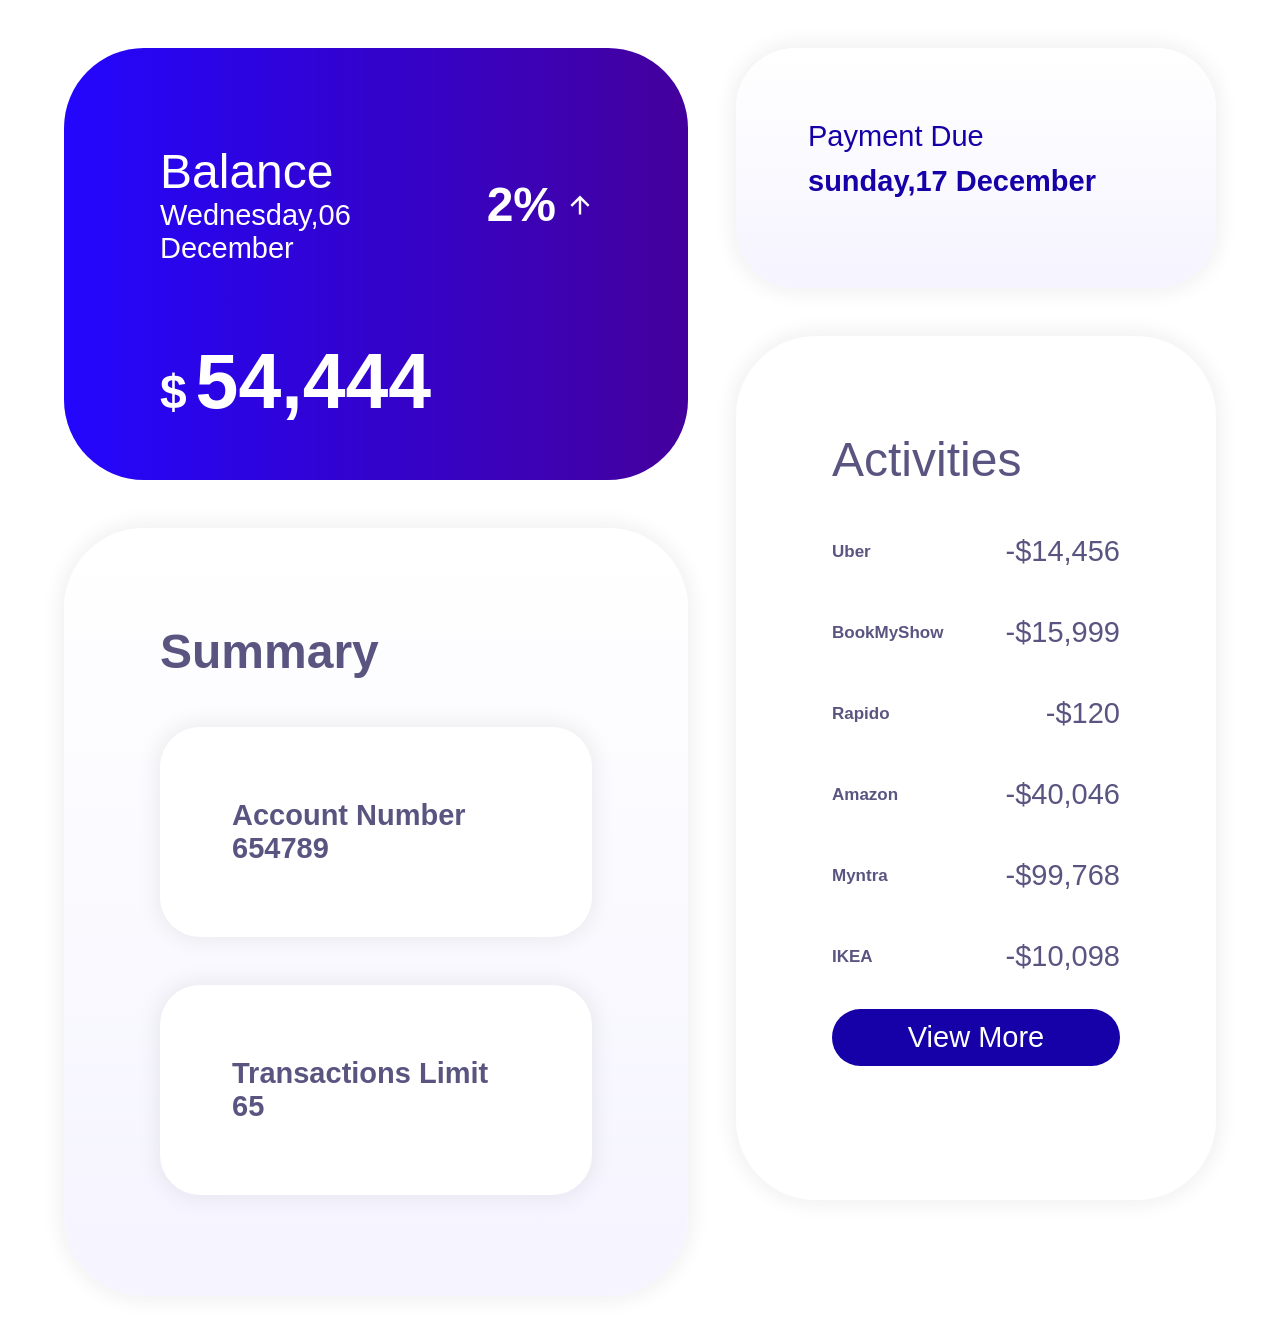
<file: projects_works_01/index.html>
<!DOCTYPE html>
<html lang="en">
<head>
    <meta charset="UTF-8">
    <meta name="viewport" content="width=device-width, initial-scale=1.0">
    <link rel="shortcut icon" type="image/png" href="LHY_logo.svg">
    <link rel="stylesheet" href="style.css">
    <title>projects works 1</title>
</head>
<body>
    

<div class="wrapper">

    <div class="balance">
         <header>
             <div class="date">
                <h1>Balance</h1>
                <h2>Wednesday,06 </h2>
                <h2>December</h2>
             </div>
             <div class="percentage">
                <h1>2%
                    <svg style="width:24px;height:24px" viewBox="0 0 24 24">
                        <path fill="#000000" d="M13,20H11V8L5.5,13.5L4.08,12.08L12,4.16L19.92,12.08L18.5,13.5L13,8V20Z" />
                    </svg>
                </h1>
             </div>
         </header>

         <footer>
            <h1>
           <span>$</span> 
           <span>54,444</span>
           </h1>
         </footer>

    </div>


    <div class="payment-due">
        <h1>Payment Due</h1>
        <h1>sunday,17 December</h1>
    </div>

    <div class="activities">
        <header> <h1>Activities</h1></header>
        <main>
            <ul>
                <li>
                    <span>Uber</span>
                    <span>-$14,456</span>  
                </li>

                <li>
                    <span>BookMyShow</span>
                    <span>-$15,999</span>
                </li>

                <li>
                    <span>Rapido</span>
                    <span>-$120</span>
                </li>

                <li>
                    <span>Amazon</span>
                    <span>-$40,046</span>
                </li>

                <li>
                    <span>Myntra</span>
                    <span>-$99,768</span>
                </li>

                <li>
                    <span>IKEA</span>
                    <span>-$10,098</span>
                </li>
            </ul>
        </main>
        <footer>
            <button>View More</button>
        </footer>
    </div>

    <div class="summary">
        <header> <h1> Summary</h1></header>
        <main>
            <div class="Account-Number">
            <h1>Account Number</h1>
            <h1>654789</h1>
            </div>

            <div class="Transactions-Limit">
                <h1>Transactions Limit</h1>
                <h1>65</h1>
            </div>
        </main>
    </div>

</div>


</body>
</html>
</file>
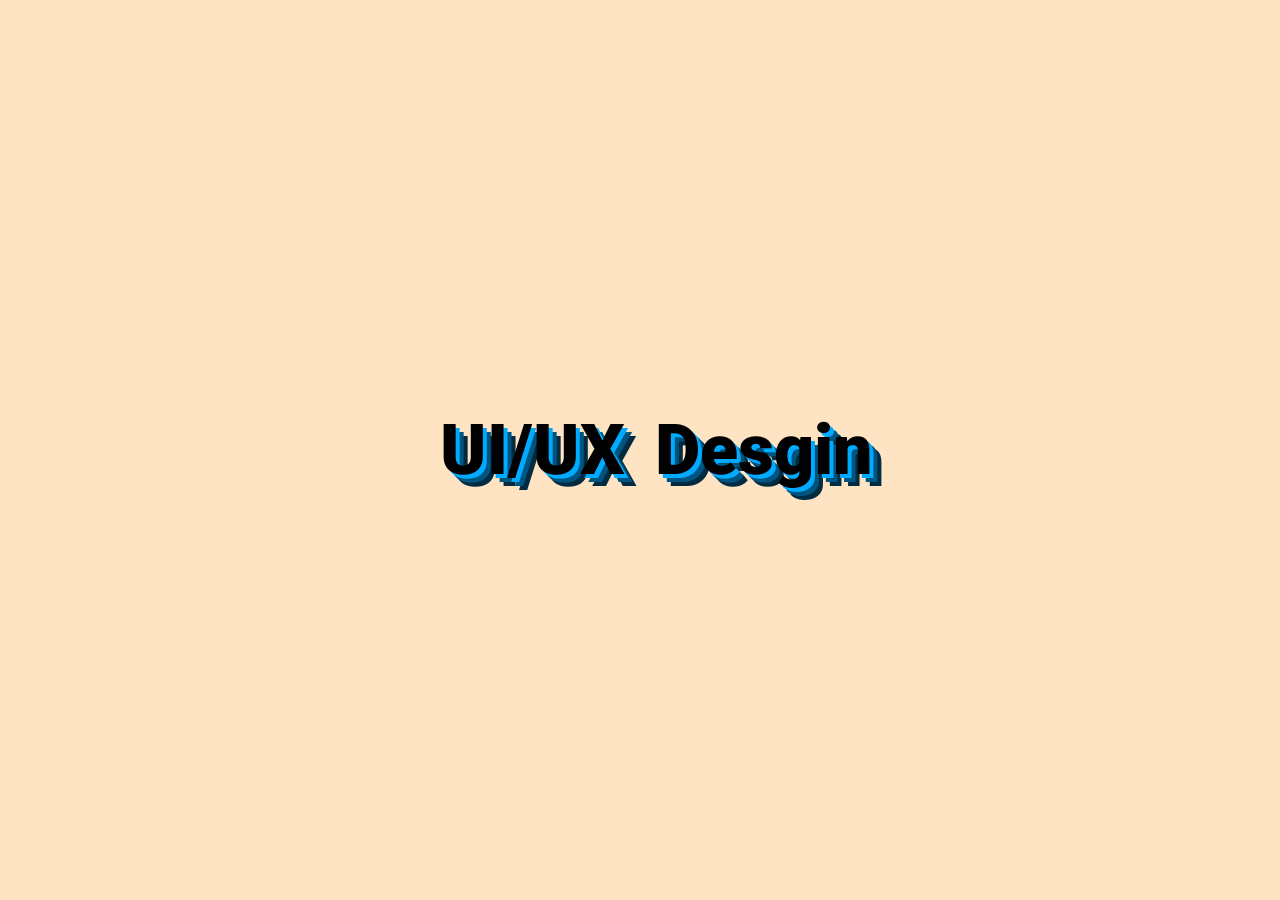
<file: projects_works_03/index.html>
<!DOCTYPE html>
<html lang="en">
<head>
    <meta charset="UTF-8">
    <meta name="viewport" content="width=device-width, initial-scale=1.0">
    <link rel="shortcut icon" type="img/png" href="LHY_logo.svg">
    <link rel="stylesheet" href="style.css">
    <title>projects works 03</title>
</head>
<body>
    
<section>
    <h1>UI/UX</h1>
</section>

<main>
    <h1>Desgin</h1>
</main>

</body>
</html>
</file>
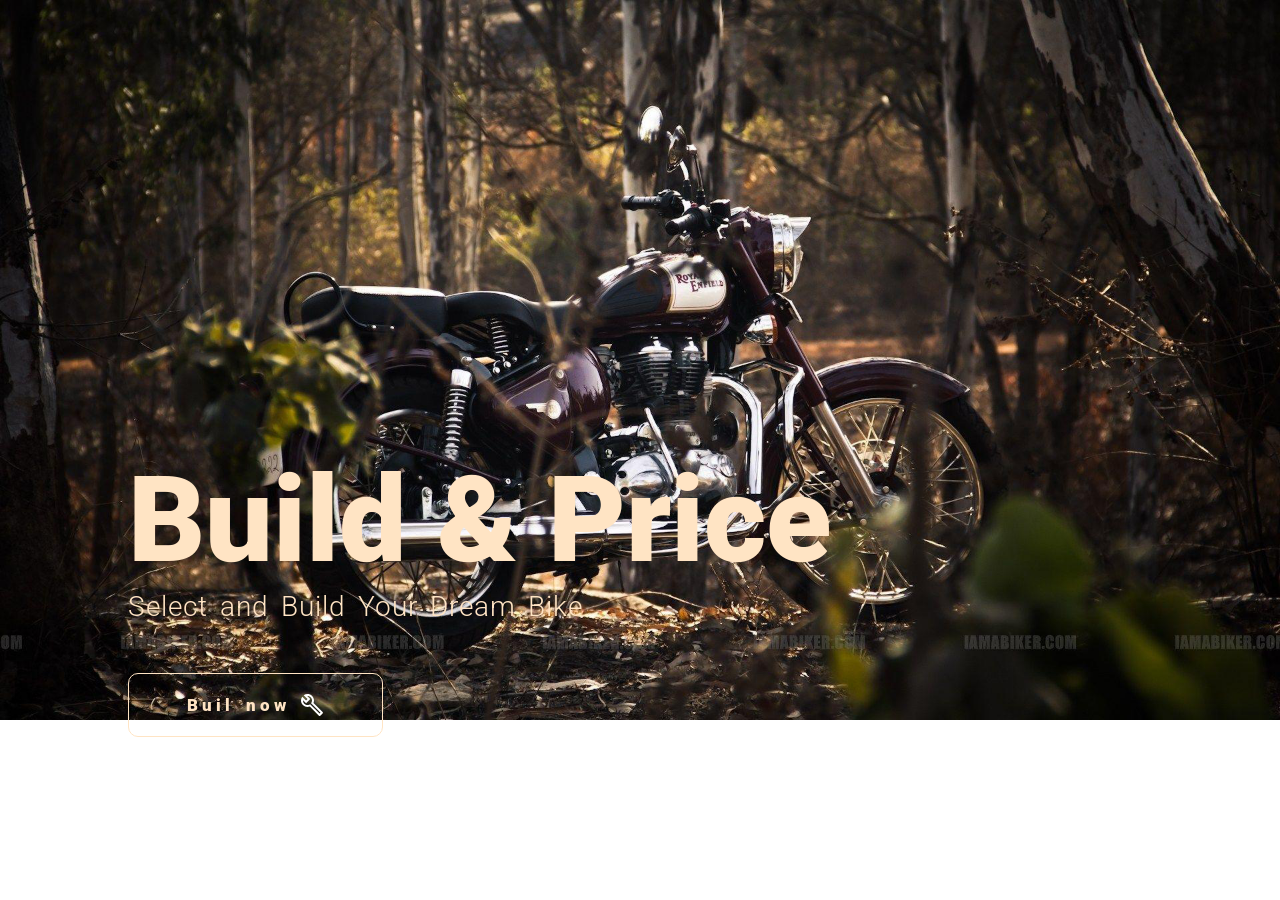
<file: projects_works_04/index.html>
<!DOCTYPE html>
<html lang="en">
<head>
    <meta charset="UTF-8">
    <meta name="viewport" content="width=device-width, initial-scale=1.0">
    <link rel="shortcut icon" type="img/png" href="svg/LHY_logo.svg">
    <link rel="stylesheet" href="style.css">
    <title>projects works 04</title>
</head>
<body>
    
<main>
    
    <section>



            <h1>
                <span>Build</span>
                <span>&</span>
                <span>Price</span>
            </h1>

            <p>Select and Build Your Dream Bike</p>

            <button> Buil now</button>

    </section>
    
    <img src="img/543097.png" alt="black bike on the parking">
    <img src="img/543095.png" alt="bike on the road">
    <img src="img/wp2432585.png" alt="red bike on the parking">


</main>

</body>
</html>
</file>
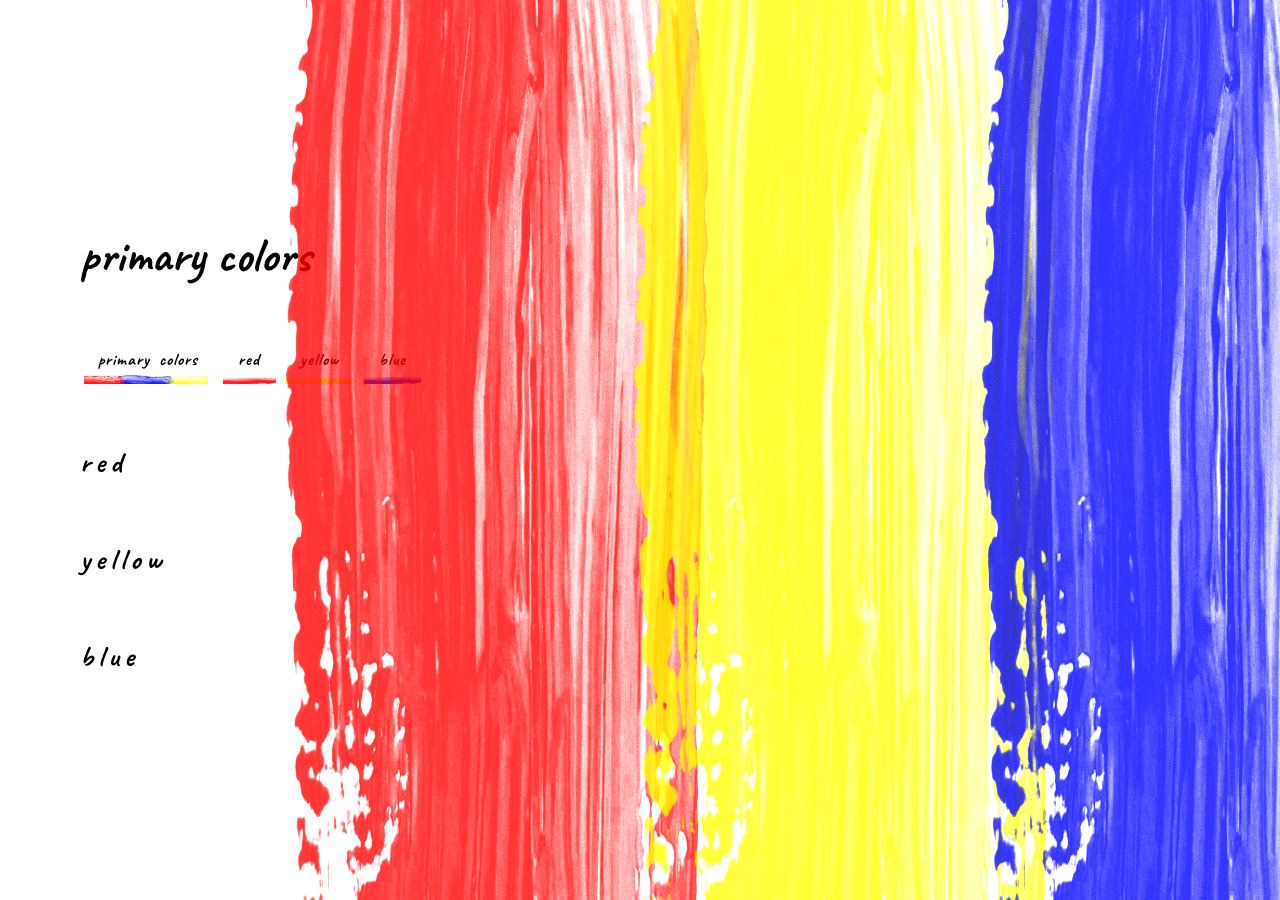
<file: projects_works_08/index.html>
<!DOCTYPE html>
<html lang="en">
<head>
    <meta charset="UTF-8">
    <meta name="viewport" content="width=device-width, initial-scale=1.0">
    <link rel="shortcut icon" type="png/img" href="img/LHY_logo.svg">
    <link rel="stylesheet" href="style.css">
    <title>projects works 08</title>
</head>
<body>
    
    <section class="background"></section>
     
    
    
    <main>

        <h1 class="heading"> primary colors</h1>

              <button class="primary-colors"> primary colors</button>
              <button class="red">red</button>
              <button class="yellow">yellow</button>
              <button class="blue">blue</button>


               <p> red </p>
               <p> yellow </p>
               <p> blue </p>

    </main>

    <script src="index.js"></script>

</body>
</html>
</file>
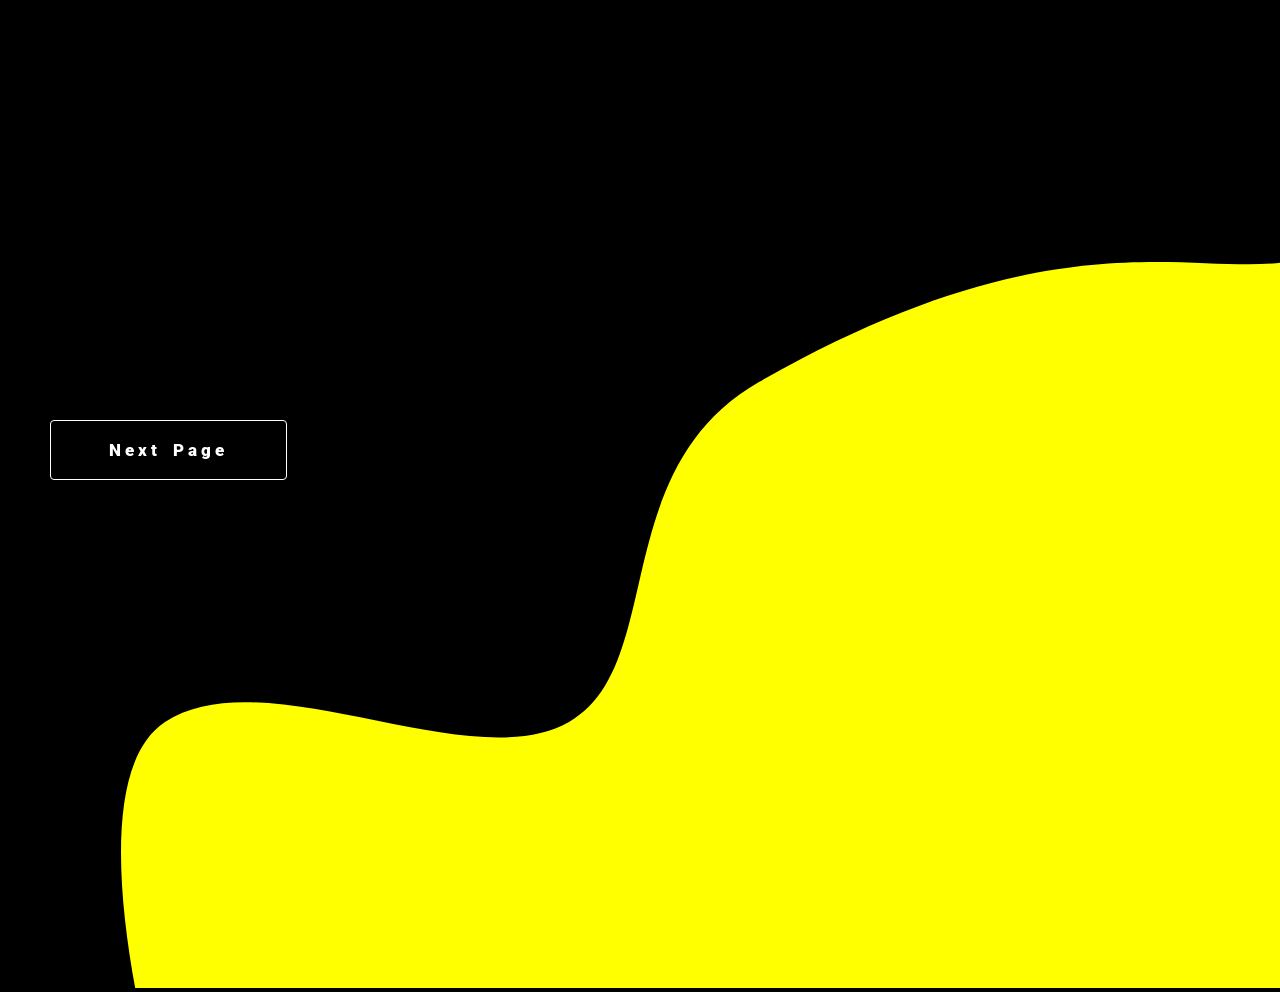
<file: projects_works_10/index.html>
<!DOCTYPE html>
<html lang="en">

<head>
    <meta charset="UTF-8">
    <meta name="viewport" content="width=device-width, initial-scale=1.0">
    <link rel="shortcut icon" type="image/png" href="LHY_logo.svg">
    <link rel="stylesheet" href="style.css">
    <title>Morphing Background</title>
</head>

<body>

    
    <header>
        <button class="btn-arrow">
            <svg style="width:24px;height:24px" viewBox="0 0 24 24">
                <path fill="#000" d="M20,11V13H8L13.5,18.5L12.08,19.92L4.16,12L12.08,4.08L13.5,5.5L8,11H20Z" />
            </svg>
        </button>
    </header>

    <section>
        <button>Next Page</button>
    </section>


    <div class="background">
        <svg>
            <g transform="matrix(1,0,0,1,277,0)">
                <path
                    d="M208,1206C208,1206 109,879.333 208,814C307,748.667 513,870.667 612,814C710.36,757.7 648.841,561.667 802,474C1167.48,264.804 1293.67,412.667 1392,325C1490.33,237.333 1281.67,35.667 1392,-52C1502.33,-139.667 2054,-52 2054,-52L2054,1206L208,1206Z" />
            </g>
        </svg>
    </div>

  
    <main>
        <h1>Hello</h1>
        <h2>I am an <span>UX Developer</span></h2>
        <h3>My name is <span>Harish yadav</span></h3>
    </main>



    <script src="index.js"></script>
</body>

</html>
</file>
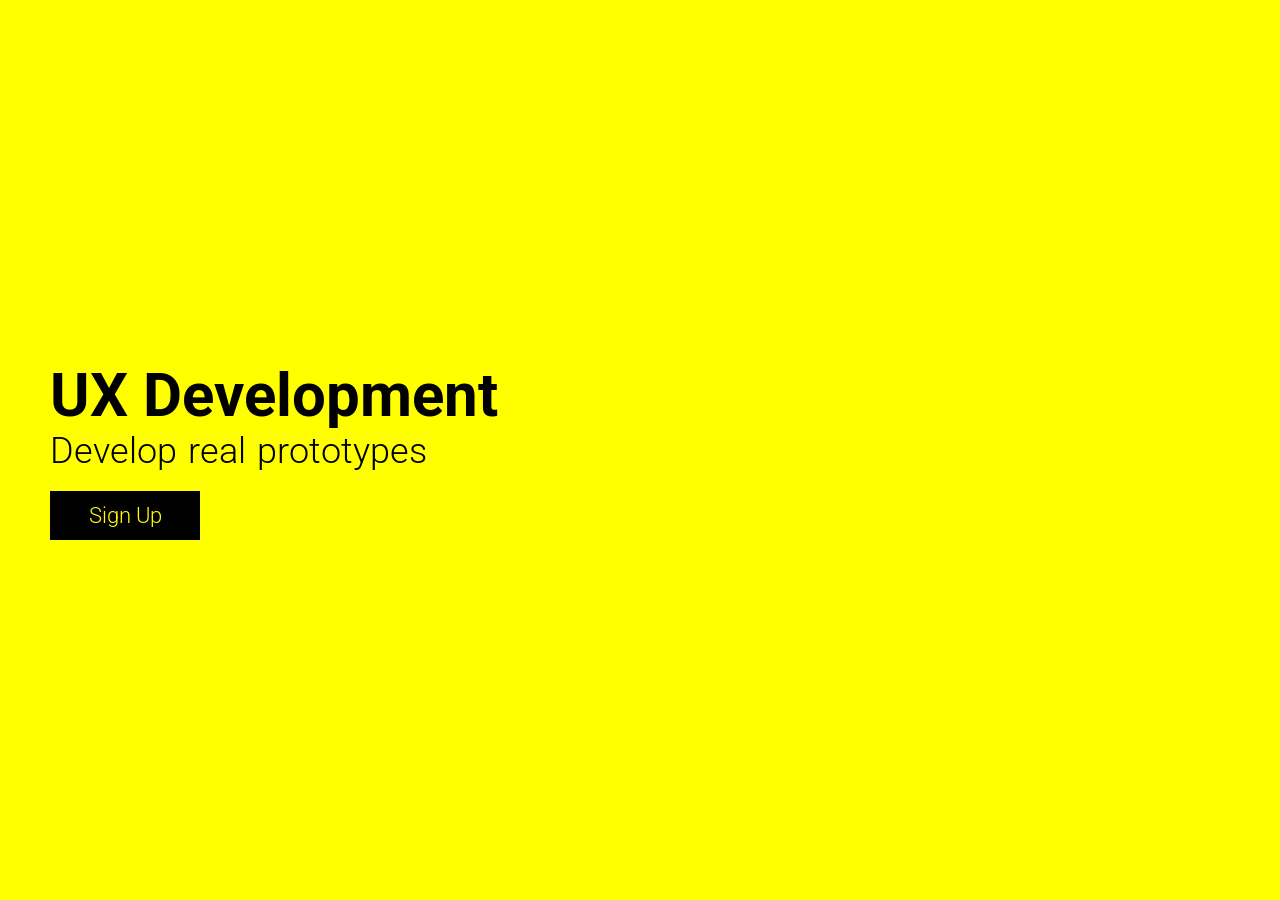
<file: projects_works_11/index.html>
<!DOCTYPE html>
<html lang="en">

<head>
    <meta charset="UTF-8">
    <meta name="viewport" content="width=device-width, initial-scale=1.0">
    <link rel="shortcut icon" type="image/png" href="LHY_logo.svg">
    <link rel="stylesheet" href="style.css">
    <title>De Stijil Art Grid</title>
</head>

<body>

  
    <section>
        <div></div>
        <div></div>
        <div></div>
        <div></div>
        <div></div>
        <div></div>

        <main>
            <h1>UX Development</h1>
            <h2>Develop real prototypes</h2>
            <button>Sign Up</button>
        </main>
    </section>


    <script src="index.js"></script>
</body>

</html>
</file>
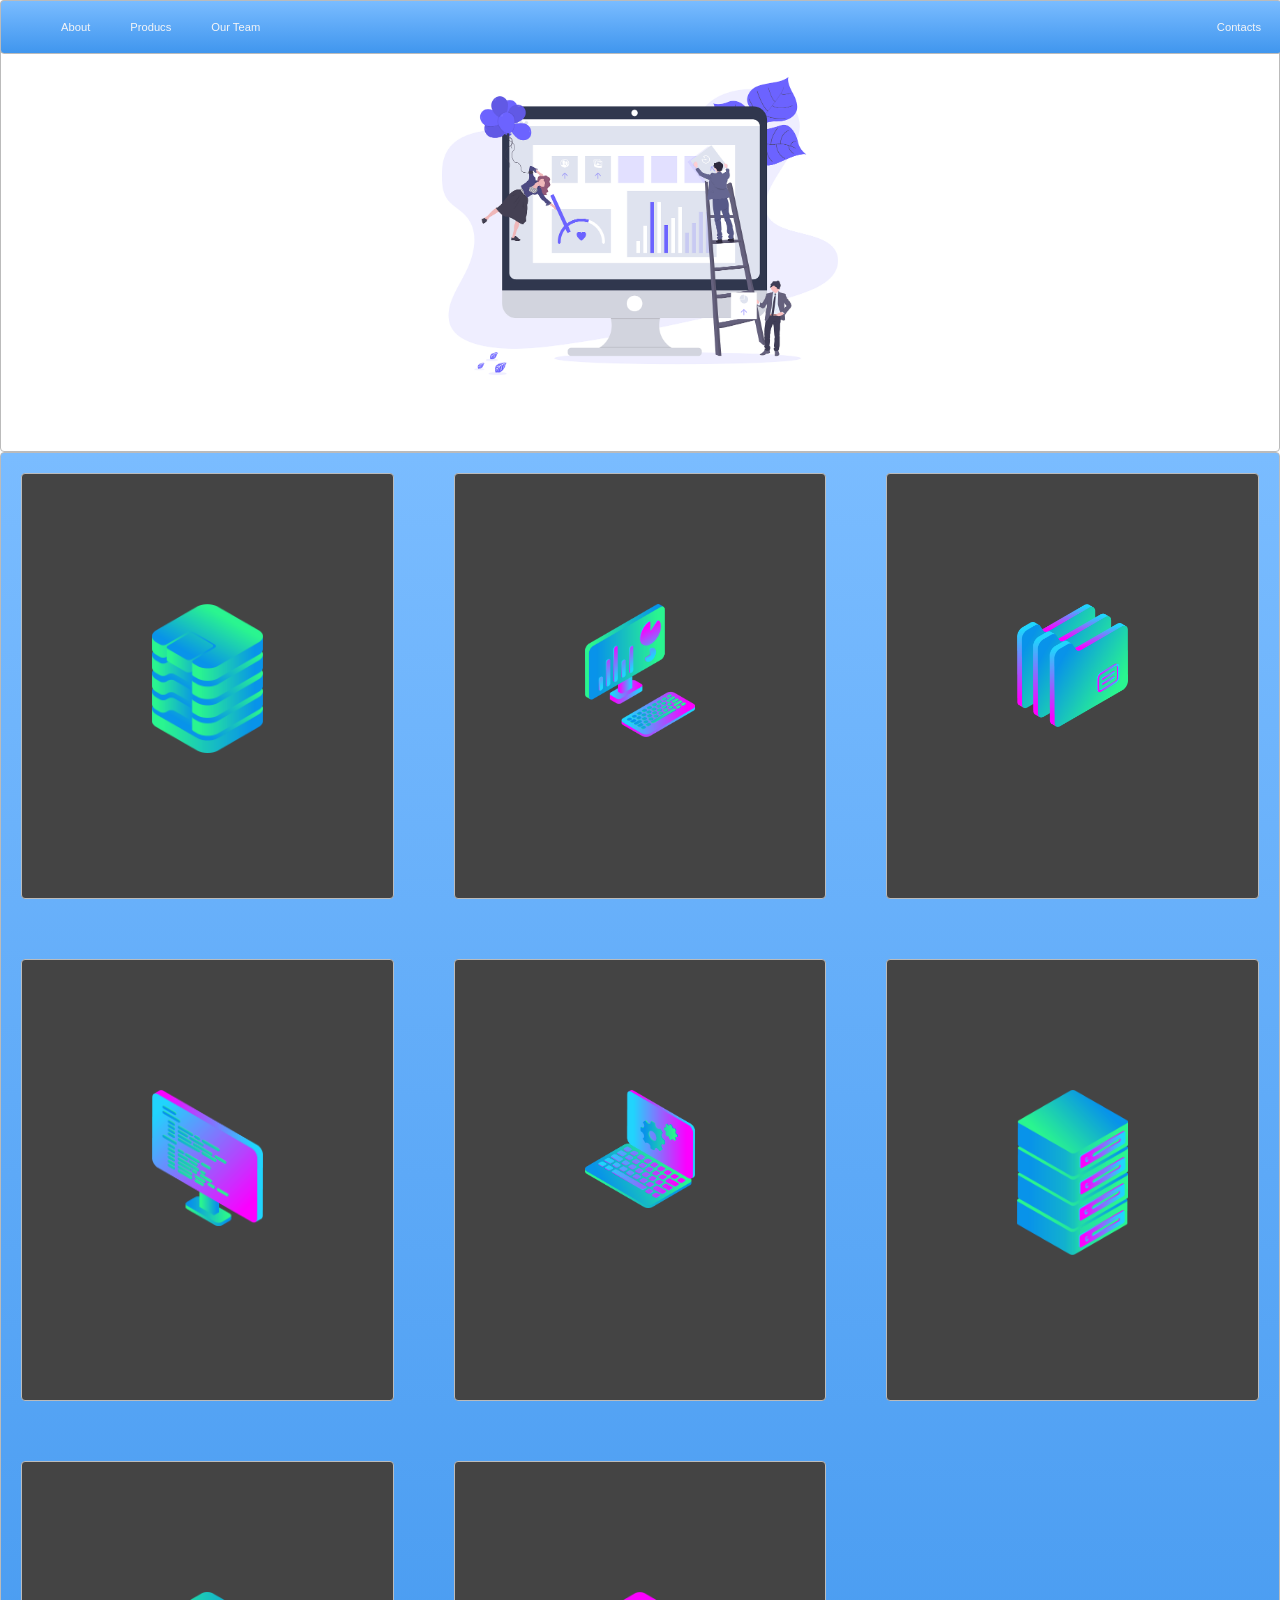
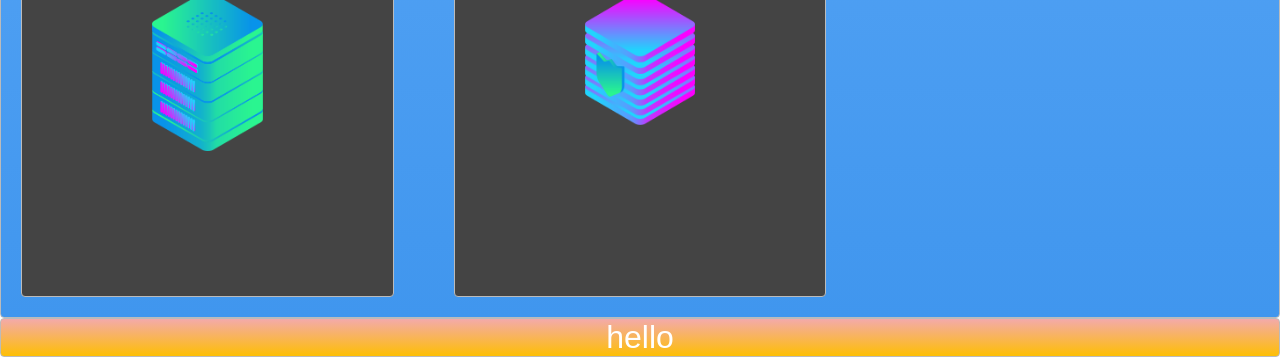
<file: projects_works_12/index.html>
<!DOCTYPE html>
<html>
<head>
  <link rel="shortcut icon" type="img/png" href="LHY_logo.svg">
  <title>Layout Master</title>
  <link rel="stylesheet" type="text/css" href="./style.css">
</head>
<body>





  <div class="zone blue sticky">
    <ul class="main-nav">

        <li><a href="">About</a></li>

        <li><a href="">Producs</a></li>

        <li><a href="">Our Team</a></li>

        <li class="push"><a href="">Contacts</a></li>

    </ul>
  </div>





  <div class="Container zone"><img class="cover" src="img/undraw.png"></div>

<div class="zone blue grid-wrapped">

                <div class="box zone"><img src="img/data_storage_2_2.png"></div>
                <div class="box zone"><img src="img/desktop_analytics_2.png"></div>
                <div class="box zone"><img src="img/files_2.png"></div>
                <div class="box zone"><img src="img/monitor_coding_2.png"></div>
                <div class="box zone"><img src="img/monitor_settings_2.png"></div>
                <div class="box zone"><img src="img/server_2_2.png"></div>
                <div class="box zone"><img src="img/server_3.png"></div>
                <div class="box zone"><img src="img/server_safe_2.png"></div>
                
</div>
  





  <footer class="zone yellow">hello</footer>






</body>
</html>
</file>
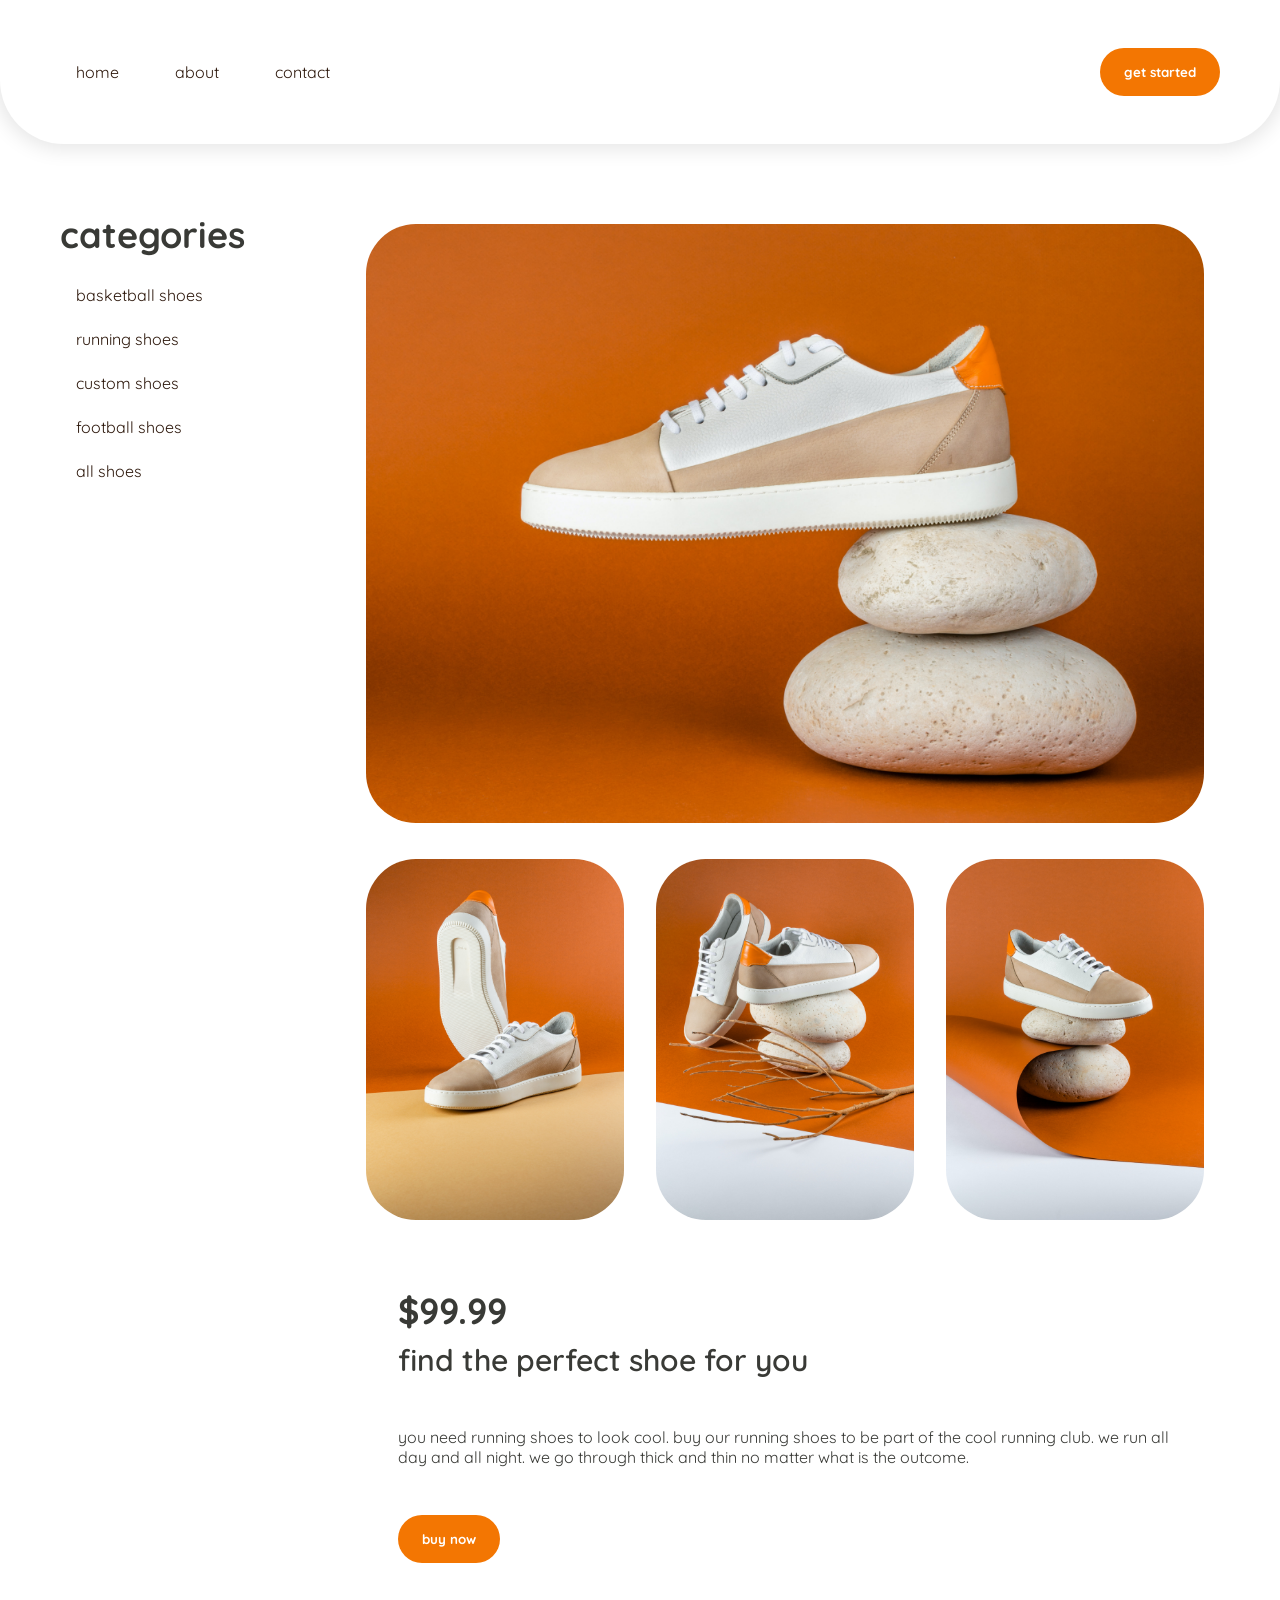
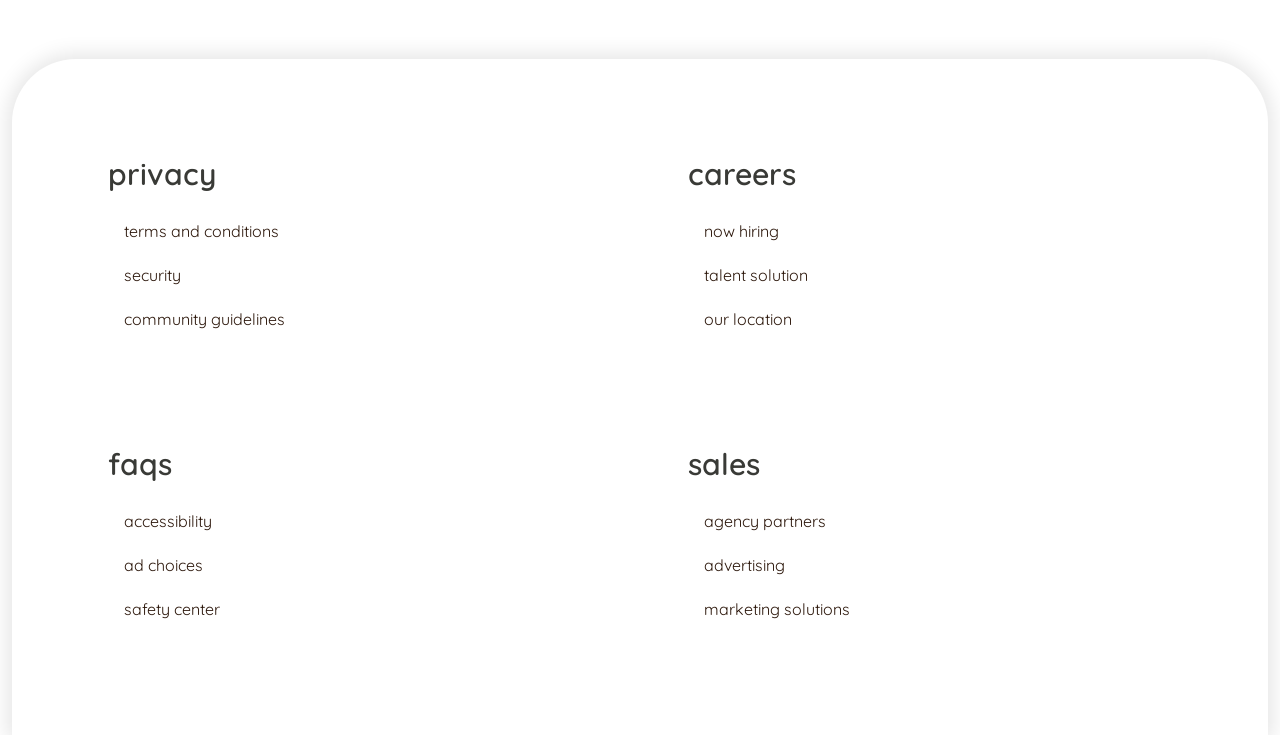
<file: projects_works_02/intex.html>
<!DOCTYPE html>
<html lang="en">
<head>
    <meta charset="UTF-8">
    <meta name="viewport" content="width=device-width, initial-scale=1.0">
    <link rel="shortcut icon" type="image/png" href="img/LHY_logo.svg">
    <link rel="stylesheet" href="style.css">



    <title>projects works 02</title>
</head>
<body>

    <div class="container-fluid">
       


        <div id="navigation" class="row p-5">
            <div class="col-sm-6 d-flex flex-column align-items-center flex-sm-row">
                <a class="mb-4 mb-sm-0 mr-sm-4" href="#">home</a>
                <a class="mb-4 mb-sm-0 mr-sm-4" href="#">about</a>
                <a class="mb-4 mb-sm-0 mr-sm-4" href="#">contact</a>
            </div>
            <div class="col-12 col-sm-auto ml-sm-auto">
                <button>get started</button>
            </div>
        </div>




        <div id="main-content" class="row p-0 p-md-5 g-md-0">
            <div id="sidebar" class="d-none col-lg-2 d-lg-flex flex-lg-column align-items-lg-start">
                <h1 class="mb-4">categories</h1>
                <a class="mb-3" href="#">basketball shoes</a>
                <a class="mb-3" href="#">running shoes</a>
                <a class="mb-3" href="#">custom shoes</a>
                <a class="mb-3" href="#">football shoes</a>
                <a class="mb-3" href="#">all shoes</a>
            </div>

            <div id="content" class="col-lg-9 offset-lg-3">
                <div class="row g-0">
                    <div class="col-12 p-3">
                        <img src="img/img1.jpg" alt="images of shoes">
                    </div>
                    <div class="col-xl-4 p-3">
                        <img src="img/img2.jpg" alt="images of shoes">
                    </div>
                    <div class="col-xl-4 p-3">
                        <img src="img/img3.jpg" alt="images of shoes">
                    </div>
                    <div class="col-xl-4 p-3">
                        <img src="img/img4.jpg" alt="images of shoes">
                    </div>
                    <div class="col-12">
                        <div class="card p-5">
                            <h1 class="mb-2">$99.99</h1>
                            <h2 class="mb-5">find the perfect shoe for you</h2>
                            <p class="mb-5">you need running shoes to look cool. Buy our running shoes to be part of the cool running club. We run all day and all night. We go through thick and thin no matter what is the outcome.</p>
                            <button class="mt-auto">buy now</button>
                        </div>
                    </div>
                </div>
            </div>
        </div>


        
        <div id="footer" class="row p-0 p-md-5 g-md-0">
            <div class="col-lg-6 col-xxl-3 mb-5 mb-md-0">
                <div class="card p-5 d-flex flex-column align-items-start">
                    <h2 class="mb-4">privacy</h2>
                    <a class="mb-3" href="#">terms and conditions</a>
                    <a class="mb-3" href="#">security</a>
                    <a class="mb-3" href="#">community guidelines</a>
                </div>

            </div>
            <div class="col-lg-6 col-xxl-3 mb-5 mb-md-0">
                <div class="card p-5 d-flex flex-column align-items-start">
                    <h2 class="mb-4">careers</h2>
                    <a class="mb-3" href="#">now hiring</a>
                    <a class="mb-3" href="#">talent solution</a>
                    <a class="mb-3" href="#">our location</a>
                </div>
            </div>
            <div class="col-lg-6 col-xxl-3 mb-5 mb-md-0">
                <div class="card p-5 d-flex flex-column align-items-start">
                    <h2 class="mb-4">faqs</h2>
                    <a class="mb-3" href="#">accessibility</a>
                    <a class="mb-3" href="#">ad choices</a>
                    <a class="mb-3" href="#">safety center</a>
                </div>
            </div>
            <div class="col-lg-6 col-xxl-3 mb-5 mb-md-0">
                <div class="card p-5 d-flex flex-column align-items-start">
                    <h2 class="mb-4">sales</h2>
                    <a class="mb-3" href="#">agency partners</a>
                    <a class="mb-3" href="#">advertising</a>
                    <a class="mb-3" href="#">marketing solutions</a>
                </div>
            </div>
        </div>
    </div>

</body>
</html>
</file>
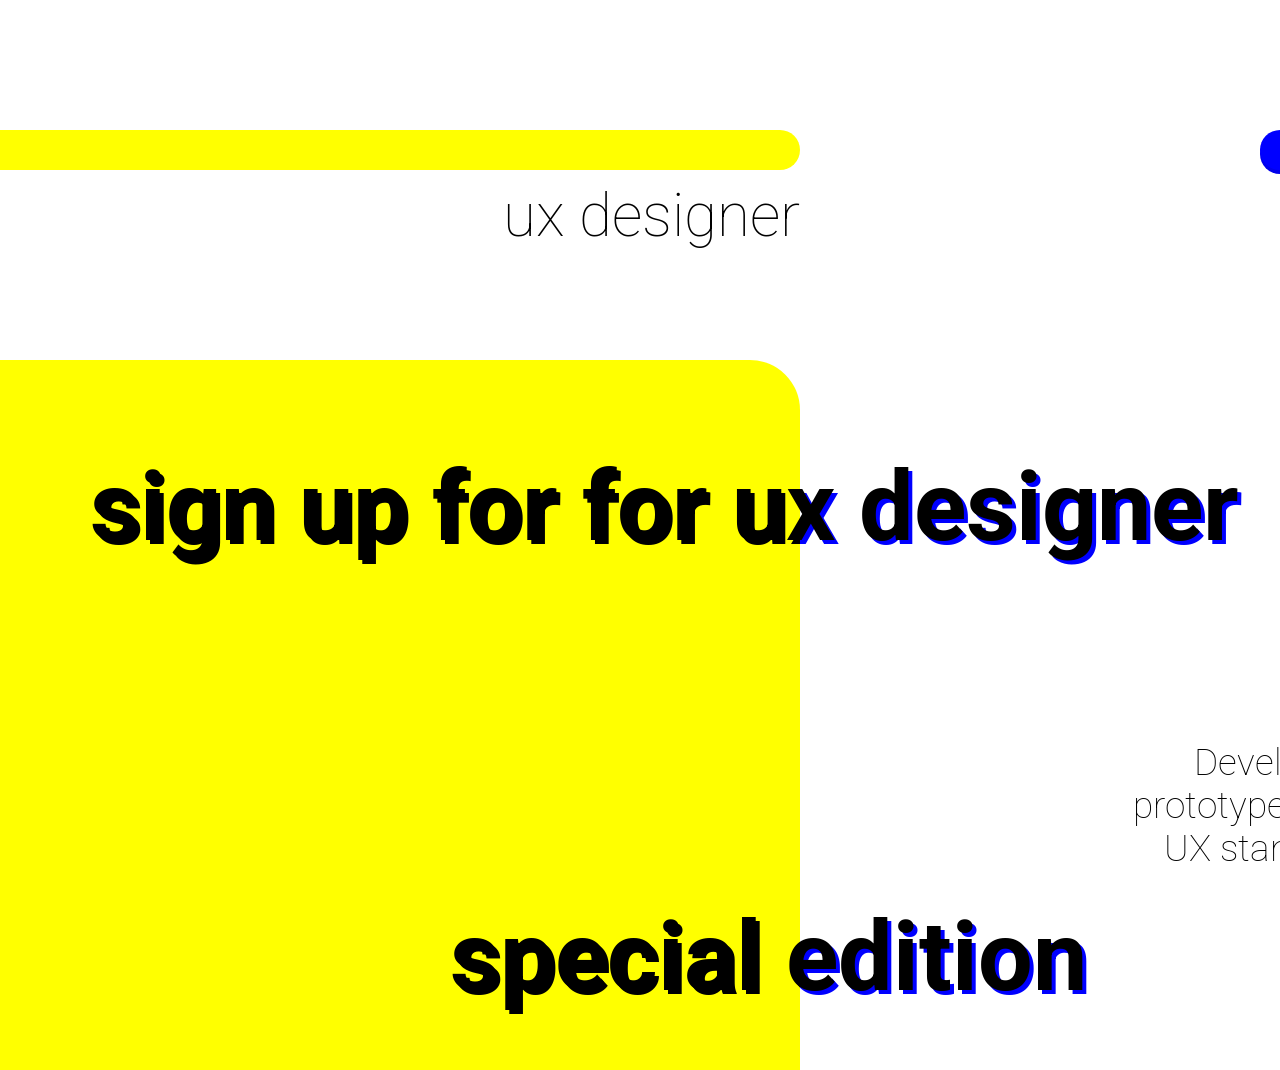
<file: projects_works_06/intex.html>
<!DOCTYPE html>
<html lang="en">
<head>
    <meta charset="UTF-8">
    <meta name="viewport" content="width=device-width, initial-scale=1.0">
    <link rel="shortcut icon"  type=" img/png" href="LHY_logo.svg">
    <link rel="stylesheet" href="style.css">
    <title>projects works 06</title>
</head>
<body>

  <header></header>
  <h1>UX Designer</h1>
  <aside></aside>
  <h2>Master the web layout and grid system</h2>
  <p>Develop real prototypes from UX standpoint</p>
  <main></main>
  <h3> Special Edition</h3>
  <h3>Sign up for for UX Designer </h3>
  <button>Buy Now</button>
  
</body>
</html>
</file>
<file: projects_works_01/style.css>
@import url('https://fonts.googleapis.com/css2?family=Roboto:wght@100;300;400;500;700;900&display=swap');
*{
    margin: 0;
    padding: 0;
    box-sizing: border-box;
    font-family: sans-serif;
}

* :before,:after{
    box-sizing: border-box;
}

:root{
/* color Palette*/
--primary:#2306fd;
--secondary:#1501a7;
--secondaryHover:#09004c;
--text:#5a5580;
--negative:#ffffff;
--lightGradient:#f5f4ff;
--drakGradient:#44009c;

/* Typesize*/
--xl:77px;
--lg:48px;
--md:29px;
--sm:17px;

/*type Weight*/

--black:900;
--bold:700;
--medium:500;
--reglar:400;
--light:300;
--thin:100;

/*margin and padding*/
--spaceXL:96px;
--spaceLG:72px;
--spaceMD:48px;
--spaceSM:24px;
--spaceXS:12px;

/*Bordr Radius*/
--roundLG:80px;
--roundMD:60px;
--roundSM:40px;

/*shadow Box*/
--shadow:0 0 20px 5px rgba(0,0,0,0.06);
--shadowHover:0 0 20px 10px rgba(0,0,0,0.1)
}


/*(1)wrappwe*/
.wrapper{
    width: 1152px;
    height: 1248px;
    display: grid;
    grid: repeat(26,1fr)/repeat(24,1fr);
    margin: var(--spaceMD)auto;

}

/*(2)balance*/

.balance{
    grid-area: 1/1/span 9/span 13;
    background:linear-gradient(90deg,var(--primary),var(--drakGradient));
    padding: var(--spaceXL);
    border-radius: var(--roundLG);
}

.balance h1, .balance h2{
    color: var(--negative);
}

.balance header{
    display: flex;
    justify-content: space-between;
    align-items: center;
    margin-bottom: var(--spaceLG);
}

.date h1  {
    font-size: var(--lg);
    font-weight: var(--light);
}

.date h2 {
    font-size: var(--md);
    font-weight: var(--thin);
}

.percentage h1{
font-size: var(--lg);
display: flex;
justify-content: center;
align-items:center ;
}

.percentage h1 svg{
margin-left: var(--spaceXS);    
transform: scale(1.2);
transform-origin: center center;
}


.percentage h1 svg path{
    fill: var(--negative);
} 

.balance footer h1{
font-weight: var(--black);
}

.balance footer h1 span:first-child{
    font-size: var(--lg);
}

.balance footer h1 span:last-child{
    font-size: var(--xl);
    }







/*(3)paayment due*/

.payment-due{
    grid-area: 1/15/span 5/span 10;
    background:linear-gradient(180deg,var(--negative),var(--lightGradient));
    padding: var(--spaceLG);
    border-radius: var(--roundMD);
    box-shadow: var(--shadow);
}

.payment-due h1{
    color: var(--secondary);
    font-size: var(--md);
}

.payment-due h1:first-child{
 font-weight: var(--light);
 margin-bottom: var(--spaceXS);
}

/*(4)activities*/

.activities{
    grid-area: 7/15/span 18/span 10;
    background:linear-gradient(180deg,var(--negative),var(--lighGradient));
    border-radius: var(--roundLG);
    box-shadow: var(--shadow);
}

.activities h1{
    color:var(--text) ;
    font-weight: var(--light);
    font-size: var(--lg);
    padding: var(--spaceXL) var(--spaceXL) var(--spaceSM) var(--spaceXL);
}

.activities main ul{
    list-style: none;
}


.activities main ul li{
     padding: var(--spaceSM) var(--spaceXL) ;
     color: var(--text);
     display: flex;
     justify-content: space-between;
     align-items: center;
}

.activities main ul li span:first-child{
    font-size: var(--sm);
    font-weight: var(--bold);
}

.activities main ul li span:last-child{
    font-size: var(--md);
    font-weight: var(--light);
}




.activities footer{
    padding: var(--spaceXS) var(--spaceXL) var(--spaceXL) var(--spaceXL);
} 

.activities button{
    width: 100%;
    border: none;
    outline: none;
    padding: var(--spaceXS);
    border-radius: var(--roundSM);
    font-size: var(--md);
    background-color: var(--secondary);
    color: var(--negative);
}

/*(5)summary*/

.summary{
    grid-area: 11/1/span 16/span 13;
    background:linear-gradient(180deg,var(--negative),var(--lightGradient));
    padding: var(--spaceXL);
    border-radius: var(--roundLG);
    box-shadow: var(--shadow);
}

.summary h1{
    color: var(--text);
    font-size: var(--lg);
}

.summary header h1{
    font-size: var(--lg);
}

.Account-Number, .Transactions-Limit{
    background-color: var(--negative);
    border-radius: var(--roundSM);
    box-shadow: var(--shadow);
    padding: var(--spaceLG);
    margin-top:var(--spaceMD) ;
}


.Account-Number h1, .Transactions-Limit h1{
    font-size: var(--md);
}

.Account-Number h1:last-child, .Transactions-Limit h1:last-child{
    font-weight: var(--bold);

}


/*(6)Interations*/

.wrapper{
    transition: all 0.2s ease-out;
}

.balance:hover{   
    background:linear-gradient(270deg,var(--primary),var(--drakGradient));
    transform: scale(1.01);
}


.payment-due:hover,
.activities:hover,
.summary:hover,
.Account-Number:hover,
.Transactions-Limit:hover{
    transform: scale(1.01);
    cursor:pointer;
    box-shadow: var(--shadowHover);
}

.activities ul li:hover{
    box-shadow: var(--shadow);
    cursor: pointer;
    transform: translateY(-5px);
}

.activities button:hover{
    cursor: pointer;
    background-color: var(--secondaryHover);
}

/*(7)Animations*/

@keyframes fade {
    to {
        opacity: 1;
    }
}

.balance, .payment-due, .activities, .summary {
    animation-name: fade;
    animation-duration: 0.4s;
    animation-timing-function: ease-out;
    animation-direction: normal;
    animation-fill-mode: forwards;
    opacity: 0;
}

.balance {
    animation-delay: 0.2s;
}

.payment-due {
    animation-delay: 0.4s;
}

.activities {
    animation-delay: 0.6s;
}

.summary {
    animation-delay: 0.8s;
}


/* (8) - Responsive 1170px */

@media (max-width: 1170px) {
    .wrapper {
        width: 672px;
        height: 1872px;
        grid: repeat(39, 1fr) / repeat(7, 1fr);
    }
    /* (8.1) - Responsive grid and padding */
    .balance, .payment-due, .summary {
        grid-column: 1 / span 7;
        padding: var(--spaceMD);
        border-radius: var(--roundSM);
    }
    .balance {
        grid-row: 1 / span 5;
    }
    .payment-due {
        grid-row: 7 / span 4;
    }
    .activities {
        grid-column: 1 / span 7;
        grid-row: 12 / span 16;
        border-radius: var(--roundSM);
    }
    .summary {
        grid-row: 29 / span 11;
    }
    /* (8.2) - Responsive balance typography */
    .balance header {
        margin-bottom: var(--spaceSM);
    }
    .date h1 {
        font-size: var(--md);
        font-weight: var(--regular);
    }
    .date h2 {
        font-size: var(--sm);
        font-weight: var(--light);
    }
    .percentage h1 {
        font-size: var(--md);
    }
    .balance footer h1 span:first-child {
        font-size: var(--md);
    }
    .balance footer h1 span:last-child {
        font-size: var(--lg);
    }
    /* (8.3) - Responsive summary grid and typography */
    .summary h1 {
        font-weight: var(--regular);
    }
    .summary header h1 {
        font-size: var(--md);
    }
    .account-number,
    .transactions-limit {
        padding: var(--spaceMD);
    }
    .account-number h1,
    .transactions-limit h1 {
        font-size: var(--sm);
    }
    /* (8.4) - Responsive activities grid and typography */
    .activities h1 {
        font-weight: var(--regular);
        font-size: var(--md);
        padding: var(--spaceMD) var(--spaceMD) var(--spaceSM) var(--spaceMD);
    }
    .activities main ul li {
        padding: var(--spaceSM) var(--spaceMD);
    }
    .activities main ul li span:last-child {
        font-size: var(--sm);
        font-weight: var(--regular);
    }
    .activities footer {
        padding: var(--spaceMD);
    }
    .activities button {
        border-radius: var(--spaceSM);
        font-size: var(--sm);
    }
}

/* (9) - Responsive 710px */
@media (max-width: 710px) {
    .wrapper {
        width: 336px;
    }
}
</file>
<file: projects_works_03/style.css>
@import url('https://fonts.googleapis.com/css2?family=Quicksand:wght@300;400;500;600;700&family=Roboto:wght@100;300;400;500;700;900&display=swap');
*{
    margin: 0;
    padding: 0;
    box-sizing: border-box;
    font-family: 'roboto' , sans-serif;
}

*:before,
*::after{
    box-sizing: border-box;
}

body{
    width: 100%;
    height: 100vh;
    background-color:bisque;
    display:flex;
    overflow: hidden;
}

h1{
    font-size:70px ;
    font-weight: 900;
    text-shadow: 4px 4px #00aaff , 8px 8px #005580 ,12px 12px #002b40;
    transition: all 0.2s ease-out;
}


section h1{
    transform: translateX(-15px);
}

main h1{
    transform: translateX(15px);
}


section:hover h1, main:hover h1{
    transform: translateX(0px);
    text-shadow: none;
    
}

section,main{
    flex-basis:50%;
    display: flex;
    transform: scale(1);
    transition: all 0.2s ease-out;
}


main{
    justify-content:flex-start;
    align-items:center;
}

section{
    justify-content:flex-end;
    align-items:center;
}


section:hover, main:hover {
    transform: scale(1.01);
}


section:hover{
    box-shadow: 2px 0px 10px 5px rgba(0, 0, 0, 0.2) ;
}

main:hover{
    box-shadow: -2px 0px 10px 5px rgba(0, 0, 0, 0.2) ;
}
</file>
<file: projects_works_04/style.css>
@import url('https://fonts.googleapis.com/css2?family=Quicksand:wght@300;400;500;600;700&family=Roboto:wght@100;300;400;500;700;900&display=swap');
*{
    margin: 0;
    padding: 0;
    box-sizing: border-box;
    font-family: 'roboto' , sans-serif;
}

*:before,
*::after{
    box-sizing: border-box;
}

img{
    width: 100%;
    height: auto;
    display: block;
}

main{
    width: 100%;
    height: 100vh;
}

main section{
    position: fixed;
    top: 50%;
    transform: translateY(-50);
    left: 10%;
}

section h1{
    font-size: 120px;
    color:bisque;
    font-weight: 900;
}

section h1 span{
  opacity: 0;
  animation: fade 1s ease-in  forwards;
}

section h1 span:nth-of-type(1){
    animation-delay: 1s;
  }
  
  section h1 span:nth-of-type(2){
    animation-delay: 1.5s;
  }
  
  section h1 span:nth-of-type(3){
    animation-delay: 2s;
  }
  

@keyframes fade{
    to{
        opacity: 1;
    }
}

section p{
    font-size: 28px;
    color:bisque;
    font-weight: 300;
    word-spacing: 4px;
    letter-spacing: 1px;
    opacity: 0;
    transform: translateX(-50px);
    animation: slideLeft 1s ease-out 1.5s forwards;
}


@keyframes slideLeft{
    to{
        opacity: 1;
        transform: translateX(0);
    }
}

button{
    outline: none;
    border: 1px solid bisque;
    margin-top: 50px;
    padding: 19px 58px;
    border-radius: 10px; 
    background-color:transparent;
    font-size: 17px;
    color: bisque;
    font-weight: 900;
    letter-spacing: 4px;
    word-spacing:4px ;
    cursor: pointer;
    display: flex;
    align-items: center;
    transition: all 0.2s ease;
    opacity: 0;
    transform: translateX(40px);
    animation: btnSlide 1s ease-out 2s forwards;
}

@keyframes btnSlide{
    to{
        opacity: 1;
        transform: translateX(0);
    }
}

button::after{
    content: '';
    width: 24px;
    height: 24px;
    background:url(svg/wrench-outline.svg) ;
    margin-left:10px ;
    transition: all 0.2s ease;

}

button:hover{ 
background-color:bisque;
color: black;
}

button:hover::after{
    content: '';
    width: 24px;
    height: 24px;
    background:url(svg/wrench.svg);
    transform: translateX(20px);
}

main img:nth-child(3){
    display: none;
}

main img:nth-child(2){
    display: none;
}

@media (max-width: 992px) {
    main img:nth-child(3) {
        display: block;
    }

    main img:nth-child(2) {
        display: none;
    }

    main section {
        left: 5%;
    }

    section h1 {
        line-height: 97px;
        margin-bottom: 100px;
    }
}

@media (max-width: 592px) {
 

    main img:nth-child(2) {
        display: block;
    }

    main img:nth-child(1) {http://127.0.0.1:5500/img/wp2432585.png
        display: none;
    }

    main section {
        left: 5%;
    }

    section h1 {
        line-height: 97px;
        margin-bottom: 10px;
    }
}
</file>
<file: projects_works_08/style.css>
@import url('https://fonts.googleapis.com/css2?family=Caveat:wght@400;700&display=swap');

* {
    margin: 0;
    padding: 0;
    box-sizing: border-box;
    font-family: 'Caveat', cursive;
}

*:before,
*:after {
    box-sizing: border-box;
}



body {
    width: 100%;
    height: 100vh;
    display: flex;
    justify-content: flex-start;
    align-items: center;
    background-color: #fff;
    padding-left: 80px;
}



h1 {
    font-size: 48px;
    font-weight: 700;
}

p {
    font-size: 29px;
    font-weight: 700;
    padding-top: 60px;
    letter-spacing: 5px;
}



button {
    border: none;
    outline: none;
    background-color: transparent;
    margin-top: 50px;
    padding: 14px 18px;
    font-size: 17px;
    font-weight: 700;
    color: #000000;
    letter-spacing: 1px;
    word-spacing: 4px;
    cursor: pointer;
    transition: all 0.2s ease-out;
}



button:hover {
    transform: scale(1.1);
}

button:active {
    transform: scale(0.9);
}



main button:nth-of-type(1) {
    background: url('img/primary-colors-brush.png') no-repeat 29% 135%/ 91%;
}

main button:nth-of-type(2) {
    background: url('img/red-brush.png') no-repeat 49% 104%/ 91%;
}

main button:nth-of-type(3) {
    background: url('img/yellow-brush.png') no-repeat 49% 110%/ 91%;
}

main button:nth-of-type(4) {
    background: url('img/blue-brush.png') no-repeat 49% 104%/ 91%;
}



.background {
    pointer-events: none;
    width: 100%;
    height: 1080px;
    position: fixed;
    top: 0;
    right: 0;
    background: url('img/primary-colors.png') no-repeat 95%/cover;
    transition: all 0.2s ease-out;
}
</file>
<file: projects_works_10/style.css>
@import url('https://fonts.googleapis.com/css2?family=Roboto:wght@100;300;400;700;900&display=swap');

* {
    margin: 0;
    padding: 0;
    box-sizing: border-box;
    font-family: 'Roboto', sans-serif;
}

*:before,
*:after {
    box-sizing: border-box;
}



body {
    width: 100%;
    height: 100vh;
    display: flex;
    justify-content: center;
    align-items: center;
    background-color: #000;
    overflow: hidden;
}



svg {
    width: 1920px;
    height: 1080px;
}

.background svg path {
    fill: #ffff00;
    transition: all 2s ease;
}



section {
    position: absolute;
    top: 50%;
    left: 50px;
    transform: translateY(-50%);
}

button {
    outline: none;
    border: 1px solid #fff;
    padding: 19px 58px;
    border-radius: 4px;
    background-color: transparent;
    color: #fff;
    font-size: 17px;
    font-weight: 900;
    letter-spacing: 4px;
    word-spacing: 4px;
    cursor: pointer;
    opacity: 1;
    transition: all 0.2s ease-out;
}



button:hover {
    background-color: #fff;
    color: #000;
}

button:active {
    transform: scale(0.9);
}



.btn-fade {
    transition: all 0.3s ease-out 0.2s;
    visibility: hidden;
    opacity: 0;
}


header {
    position: absolute;
    top: 50px;
    left: 50px;
}

.btn-arrow {
    border: none;
}

.btn-arrow:hover {
    background-color: transparent;
    color: transparent;
}



main {
    position: absolute;
    left: 120px;
    top: 50%;
    transform: translateY(-50%);
    pointer-events: none;
    visibility: hidden;
    opacity: 0;
    clip-path: circle(0% at top left);
    transition: all 1s ease-out 0.2s;
}


main h1 {
    font-size: 220px;
    font-weight: 100;
    letter-spacing: -17px;
    line-height: 154px;
}

main h2 {
    font-size: 84px;
    margin-left: 12px;
    font-weight: 200;
}

main h2 span {
    font-weight: 900;
}

main h3 {
    font-size: 54px;
    font-weight: 200;
    margin-left: 12px;
}

main h3 span {
    font-weight: 900;
}

.main-active {
    visibility: visible;
    opacity: 1;
    clip-path: circle(150% at top left);
    transition: all 0.5s ease-out;
}
</file>
<file: projects_works_11/style.css>
@import url('https://fonts.googleapis.com/css2?family=Roboto:wght@100;300;400;700;900&display=swap');

* {
    margin: 0;
    padding: 0;
    box-sizing: border-box;
    font-family: 'Roboto', sans-serif;
}

*:before,
*:after {
    box-sizing: border-box;
}



:root {
    --black: rgb(0,0,0);
    --white: rgb(255,255,255);
    --yellow: rgb(255,255,0);
    --red: rgb(255,0,0);
    --blue: rgb(0,0,255);
}

body {
    background-color: var(--yellow);
}

section {
    display: grid;
    width: 100%;
    height: 100vh;
    grid: repeat(6, 1fr) / repeat(4, 1fr);
}



main {
    grid-area: 3 / 1 / span 2 / span 2;
    padding-left: 50px;
    z-index: 50;
    align-self: center;
}



main * {
    transition: all 0.2s ease-out 0.2s;
}


main h1 {
    font-size: 60px;
    font-weight: 700;
    color: var(--black);
}

main h2 {
    font-size: 36px;
    font-weight: 300;
    word-spacing: 2px;
    line-height: 23px;
    color: var(--black);
    line-height: 40px;
    margin-bottom: 20px;
}



main button {
    outline: none;
    border: none;
    background-color: var(--black);
    color: var(--yellow);
    padding: 12px 24px;
    width: 150px;
    cursor: pointer;
    font-size: 22px;
    font-weight: 300;
}



.heading-active {
    text-shadow: 1px 1px var(--yellow), 2px 2px var(--blue), 3px 3px var(--red);
}

.btn-active {
    box-shadow: 2px 2px var(--yellow), 4px 4px var(--blue), 6px 6px var(--red);
    color: var(--white);
}



section div {
    border: 5px solid var(--black);
}

section div:nth-child(1) {
    grid-area: 1 / 1 / span 2 / span 2;
    background-color: var(--blue);
    transform-origin: top left;
    transform: scale(0);
    animation-delay: 0.1s;
}

section div:nth-child(2) {
    grid-area: 1 / 3 / span 2 / span 2;
    background-color: var(--red);
    transform-origin: top right;
    transform: scale(0);
    animation-delay: 0.13s;
}

section div:nth-child(3) {
    grid-area: 3 / 3 / span 2 / span 2;
    background-color: var(--yellow);
    transform-origin: right center;
    transform: scale(0);
    animation-delay: 0.16s;
}

section div:nth-child(4) {
    grid-area: 3 / 1 / span 2 / span 2;
    background-color: var(--white);
    transform-origin: left center;
    transform: scale(0);
    animation-delay: 0.19s;
}

section div:nth-child(5) {
    grid-area: 5 / 1 / span 2 / span 2;
    background-color: var(--red);
    transform-origin: bottom left;
    transform: scale(0);
    animation-delay: 0.22s;
}

section div:nth-child(6) {
    grid-area: 5 / 3 / span 2 / span 2;
    background-color: var(--white);
    transform-origin: bottom right;
    transform: scale(0);
    animation-delay: 0.25s;
}



.scale-up {
    animation-name: scaleUp;
    animation-duration: 0.1s;
    animation-timing-function: cubic-bezier(1, 1.23, .85, 1.09);
    animation-fill-mode: forwards;
}

@keyframes scaleUp {
    to {
        transform: scale(1);
    }
}



.scale-down {
    animation-name: scaleDown;
    animation-duration: 0.1s;
    animation-timing-function: cubic-bezier(1, 1.23, .85, 1.09);
    animation-iteration-count: 1;
    animation-fill-mode: forwards;
}

@keyframes scaleDown {
    to {
        transform: scale(0);
    }
}
</file>
<file: projects_works_12/style.css>
body{
    margin: auto 0;
    font-family: arial;
}


.zone {
    /*padding:30px 50px;
    margin:40px 60px;*/
    cursor:pointer;
    /*display:inline-block;*/
    color:#FFF;
    font-size:2em;
    border-radius:4px;
    border:1px solid #bbb;
    transition: all 0.3s linear;
}

.zone:hover {
    -webkit-box-shadow:rgba(0,0,0,0.8) 0px 5px 15px, inset rgba(0,0,0,0.15) 0px -10px 20px;
    -moz-box-shadow:rgba(0,0,0,0.8) 0px 5px 15px, inset rgba(0,0,0,0.15) 0px -10px 20px;
    -o-box-shadow:rgba(0,0,0,0.8) 0px 5px 15px, inset rgba(0,0,0,0.15) 0px -10px 20px;
    box-shadow:rgba(0,0,0,0.8) 0px 5px 15px, inset rgba(0,0,0,0.15) 0px -10px 20px;
}

.box:hover {
    -webkit-transform:rotate(-7deg);
    -moz-transform:rotate(-7deg);
    -o-transform:rotate(-7deg);
    transform:rotate(-7deg);
}


.green{
    background: #56B870; 
    background: -moz-linear-gradient(top, #56B870 0%, #a5c956 100%); 
    background: -webkit-linear-gradient(top, #56B870 0%,#a5c956 100%); 
    background: -o-linear-gradient(top, #56B870 0%,#a5c956 100%); 
    background: -ms-linear-gradient(top, #56B870 0%,#a5c956 100%); 
    background: linear-gradient(top, #56B870 0%,#a5c956 100%); 
}

@media only screen and (max-width:600px){
    .main-nav{
        font-size:0.5rem;
        padding:0;
    }
}


.push{
    margin-left: auto;
}

.sticky{
    position: fixed;
    top: 0;
    width: 100%;
}

.main-nav{
    display: flex;
    list-style: none;
    font-size: 0.7rem;
    margin: 0;
}

li{
    padding: 20px;
}


a{
    color:#f5f5f6;
    text-decoration: none;
}

.Container{
    display: flex;
    align-items: center;
    justify-content: center;
    height: 50vh;
}

.cover{
    width:30rem;
}

.grid-wrapped{
    display: grid;
    grid-gap:20px;
    grid-template-columns: repeat(auto-fill,minmax(350px,1fr));
}

.box > img{
    width:100%;
}

.box{
    background-color: #444;
    padding: 130px;
    margin: 20px;
}

footer{
    text-align: center;
}

.red{
    background: #C655BE; 
    background: -moz-linear-gradient(top, #C655BE 0%, #cf0404 100%); 
    background: -webkit-linear-gradient(top, #C655BE 0%,#cf0404 100%); 
    background: -o-linear-gradient(top, #C655BE 0%,#cf0404 100%); 
    background: -ms-linear-gradient(top, #C655BE 0%,#cf0404 100%); 
    background: linear-gradient(top, #C655BE 0%,#cf0404 100%); 
}


.yellow{
    background: #F3AAAA; 
    background: -moz-linear-gradient(top, #F3AAAA 0%, #febf04 100%); 
    background: -webkit-linear-gradient(top, #F3AAAA 0%,#febf04 100%); 
    background: -o-linear-gradient(top, #F3AAAA 0%,#febf04 100%); 
    background: -ms-linear-gradient(top, #F3AAAA 0%,#febf04 100%); 
    background: linear-gradient(top, #F3AAAA 0%,#febf04 100%); 
}


.blue{
    background: #7abcff; 
    background: -moz-linear-gradient(top, #7abcff 0%, #60abf8 44%, #4096ee 100%); 
    background: -webkit-linear-gradient(top, #7abcff 0%,#60abf8 44%,#4096ee 100%); 
    background: -o-linear-gradient(top, #7abcff 0%,#60abf8 44%,#4096ee 100%); 
    background: -ms-linear-gradient(top, #7abcff 0%,#60abf8 44%,#4096ee 100%); 
    background: linear-gradient(top, #7abcff 0%,#60abf8 44%,#4096ee 100%); 
}
</file>
<file: projects_works_06/style.css>
@import url('https://fonts.googleapis.com/css2?family=Roboto:wght@100;300;400;700;900&display=swap');

* {
    margin: 0;
    padding: 0;
    box-sizing: border-box;
    font-family: 'Roboto', sans-serif;
}

*:before,
*:after {
    box-sizing: border-box;
}

:root {
    --primary: hsl(60, 100%, 50%);
    --accent: hsl(240, 100%, 50%);
    --negative: hsl(0, 0%, 100%);
    --shadow: hsl(0, 0%, 0%);
}


body {
    width: 100%;
    display: grid;
    grid: repeat(12, 80px) / repeat(18, 80px);
    gap: 10px;
    overflow-x: hidden;
}



h1,h2,h3{
    color: var(--shadow);
    text-transform: lowercase;
}

header{
    background-color: var(--primary);
    border-radius: 0 50px 50px 0;
    height: 40px;
    grid-area: 2/1/span 1/span 9;
    align-self:flex-end ;
    transform: scaleX(0);
    transform-origin: left;
    animation: scalX 2s ease-out 1s forwards;
}

@keyframes scalX{
    to{
        transform: scale(1);
    }
}


aside {
    background-color: var(--primary);
    border-radius: 50px 50px 0 0;
    width: 20px;
    grid-area: 7 / 16 / 13 / span 1;
    justify-self: flex-end;
    transform-origin: bottom;
    transform: scaleY(0);
    animation: scalY 2s ease-out 0.5s forwards;
}

@keyframes scalY{
    from{
        transform: scaleY(0);
    }
    to{
        transform: scaleY(1);
    }
}


main {
    background-color: var(--primary);
    border-radius: 0 50px 0 0;
    grid-area: 5 / 1 / 13 / span 9;
    transform-origin: bottom left;
    transform: scale(0);
    animation: scale 2s ease-out forwards;
}



@keyframes scale {
    to {
        transform: scale(1);
    }
}


h1 {
    font-size: 60px;
    font-weight: 100;
    grid-area: 3 / 1 / span 1 / span 9;
    justify-self: flex-end;
    opacity: 0;
    animation: appear 2s ease-out 2s 1 forwards;
}


@keyframes appear {
    to {
        opacity: 1;
    }
}

h2 {
    font-size: 14px;
    font-weight: 300;
    writing-mode: vertical-rl;
    letter-spacing: 2px;
    word-spacing: 2px;
    grid-area: 3 / 16 / 8 / span 1;
    justify-self: flex-end;
    align-self: flex-end;
    opacity: 0;
    transform: translateY(-500px);
    animation: slideUp 2s cubic-bezier(0.18, 0.89, 0.32, 1.28) 2s forwards;
}



@keyframes slideUp {
    to {
        opacity: 1;
        transform: translateY(0);
    }
}

p {
    font-size: 37px;
    font-weight: 100;
    text-align: right;
    padding-right: 40px;
    grid-area: 7 / 13 / 13 / 17;
    align-self:center ;
    opacity: 0;
    animation: appear 2s ease-out 2s 1 forwards;
}


button {
    height: 40px;
    outline: none;
    border: none;
    background-color: var(--accent);
    color: var(--negative);
    border-radius: 50px;
    cursor: pointer;
    grid-area: 2 / 15 / span 1 / span 2;
    align-self: flex-end;
    transform: scale(1) translateX(500px);
    animation: slideRight 1s cubic-bezier(0.18, 0.89, 0.32, 1.28) forwards;
    transition: all 0.2s ease-out;
    box-shadow: 0px 4px 0px 0px rgb(0, 0, 235);
}



@keyframes slideRight {
    to {
        transform: translateX(0);
    }
}



button:hover {
    box-shadow: 0px 2px 0px 0px rgb(0, 0, 235);
    background-color: rgb(0, 0, 235);
}

button:active {
    box-shadow: 0px 0px 0px 0px rgb(0, 0, 235);
    background-color: rgb(0, 0, 235);
}

h3 {
    font-size: 97px;
    text-shadow: 4px 4px 0px var(--accent);
    transform-origin: left;
    transform: translateX(-2500px);
    animation: translateX 2s cubic-bezier(0.18, 0.89, 0.32, 1.28) forwards;
    mix-blend-mode: darken;
}



h3:nth-of-type(1) {
    grid-area: 11 / 6 / span 2 / 17;
    animation-delay: 2s;
}

h3:nth-of-type(2) {
    grid-area: 6 / 2 / span 2 / 17;
    animation-delay: 3s;
}


@keyframes translateX {
    to {
        transform: translateX(0);
    }
}
</file>
<file: projects_works_02/style.css>
@import url('https://fonts.googleapis.com/css2?family=Quicksand:wght@300;400;500;600;700&display=swap');
@import url('css/bootstrap-grid.css');
@import url('css/reset.css');
@import url('css/spacing.css');
@import url('css/color-palette.css');
@import url('css/typography.css');
@import url('css/links.css');
@import url('css/button.css');
@import url('css/image.css');
@import url('css/main-content.css');
@import url('css/sidebar.css');
@import url('css/footer.css');
@import url('css/navigation.css');
</file>
